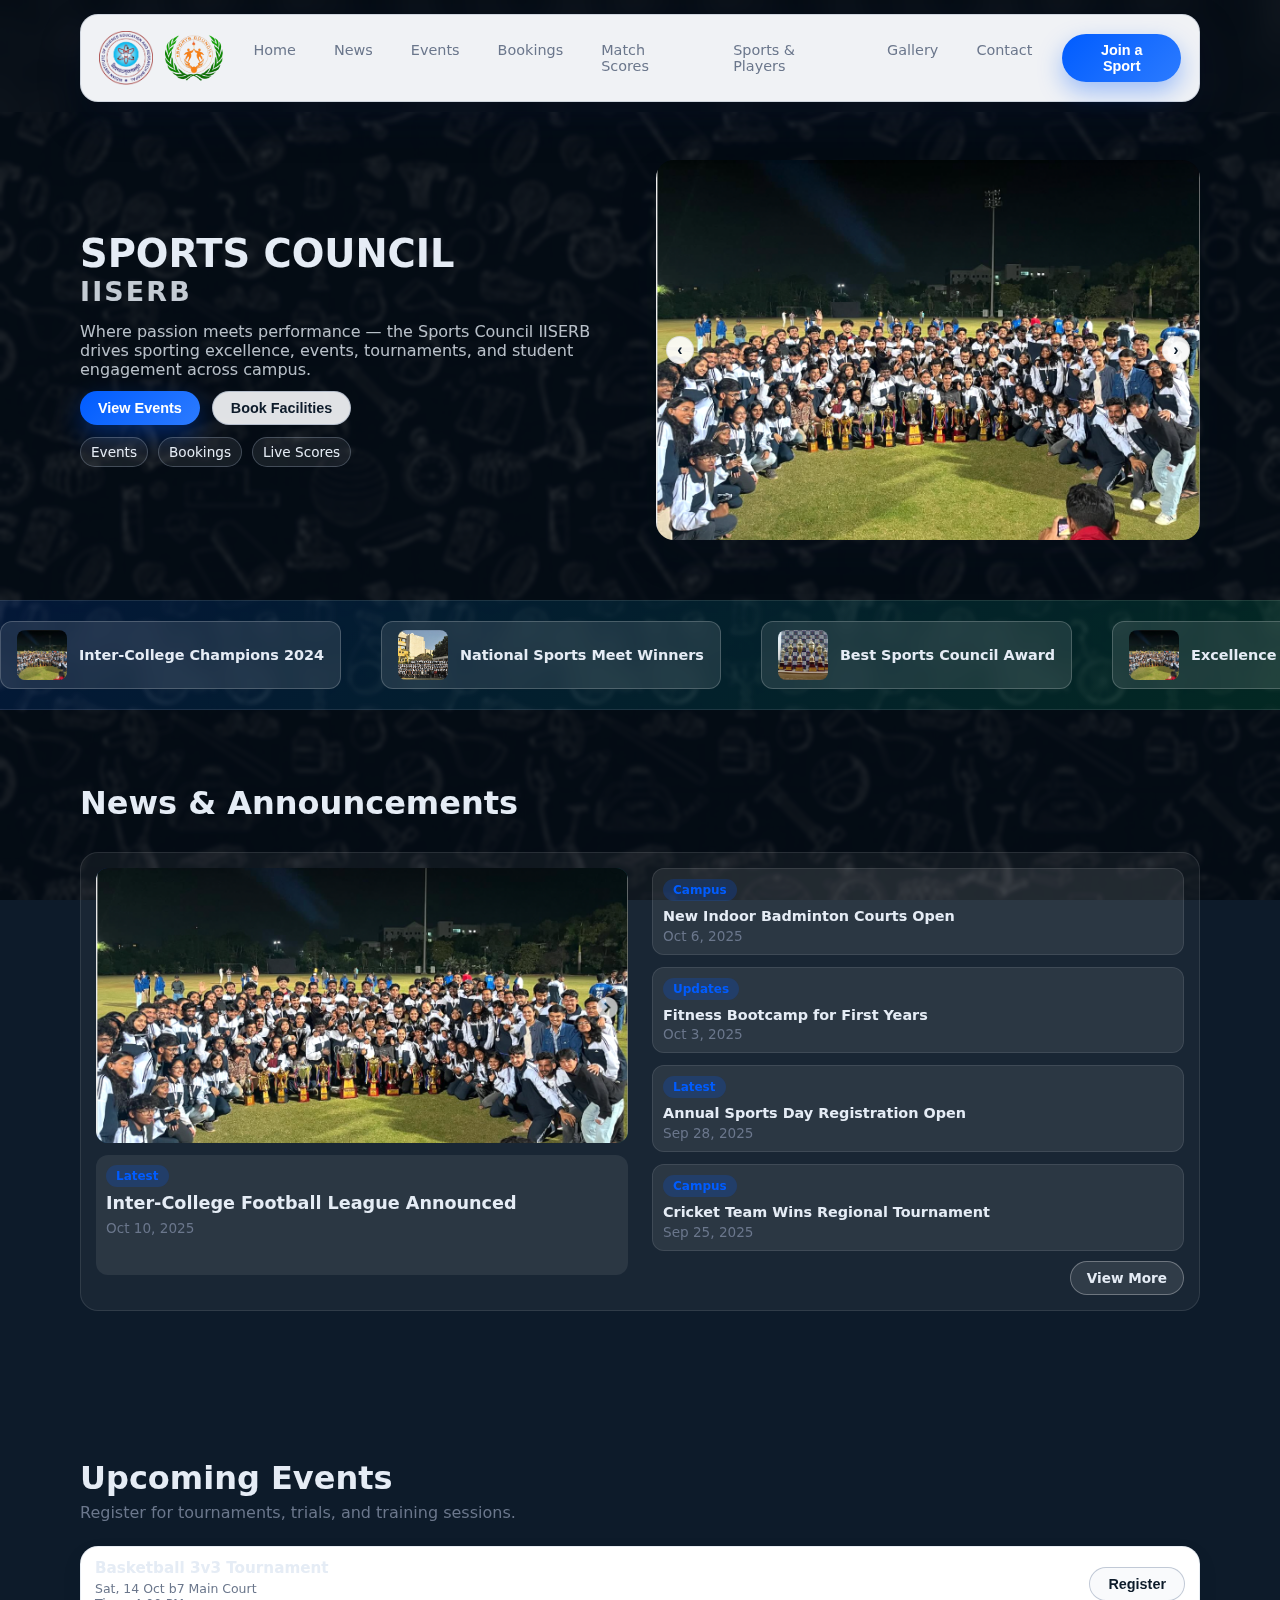
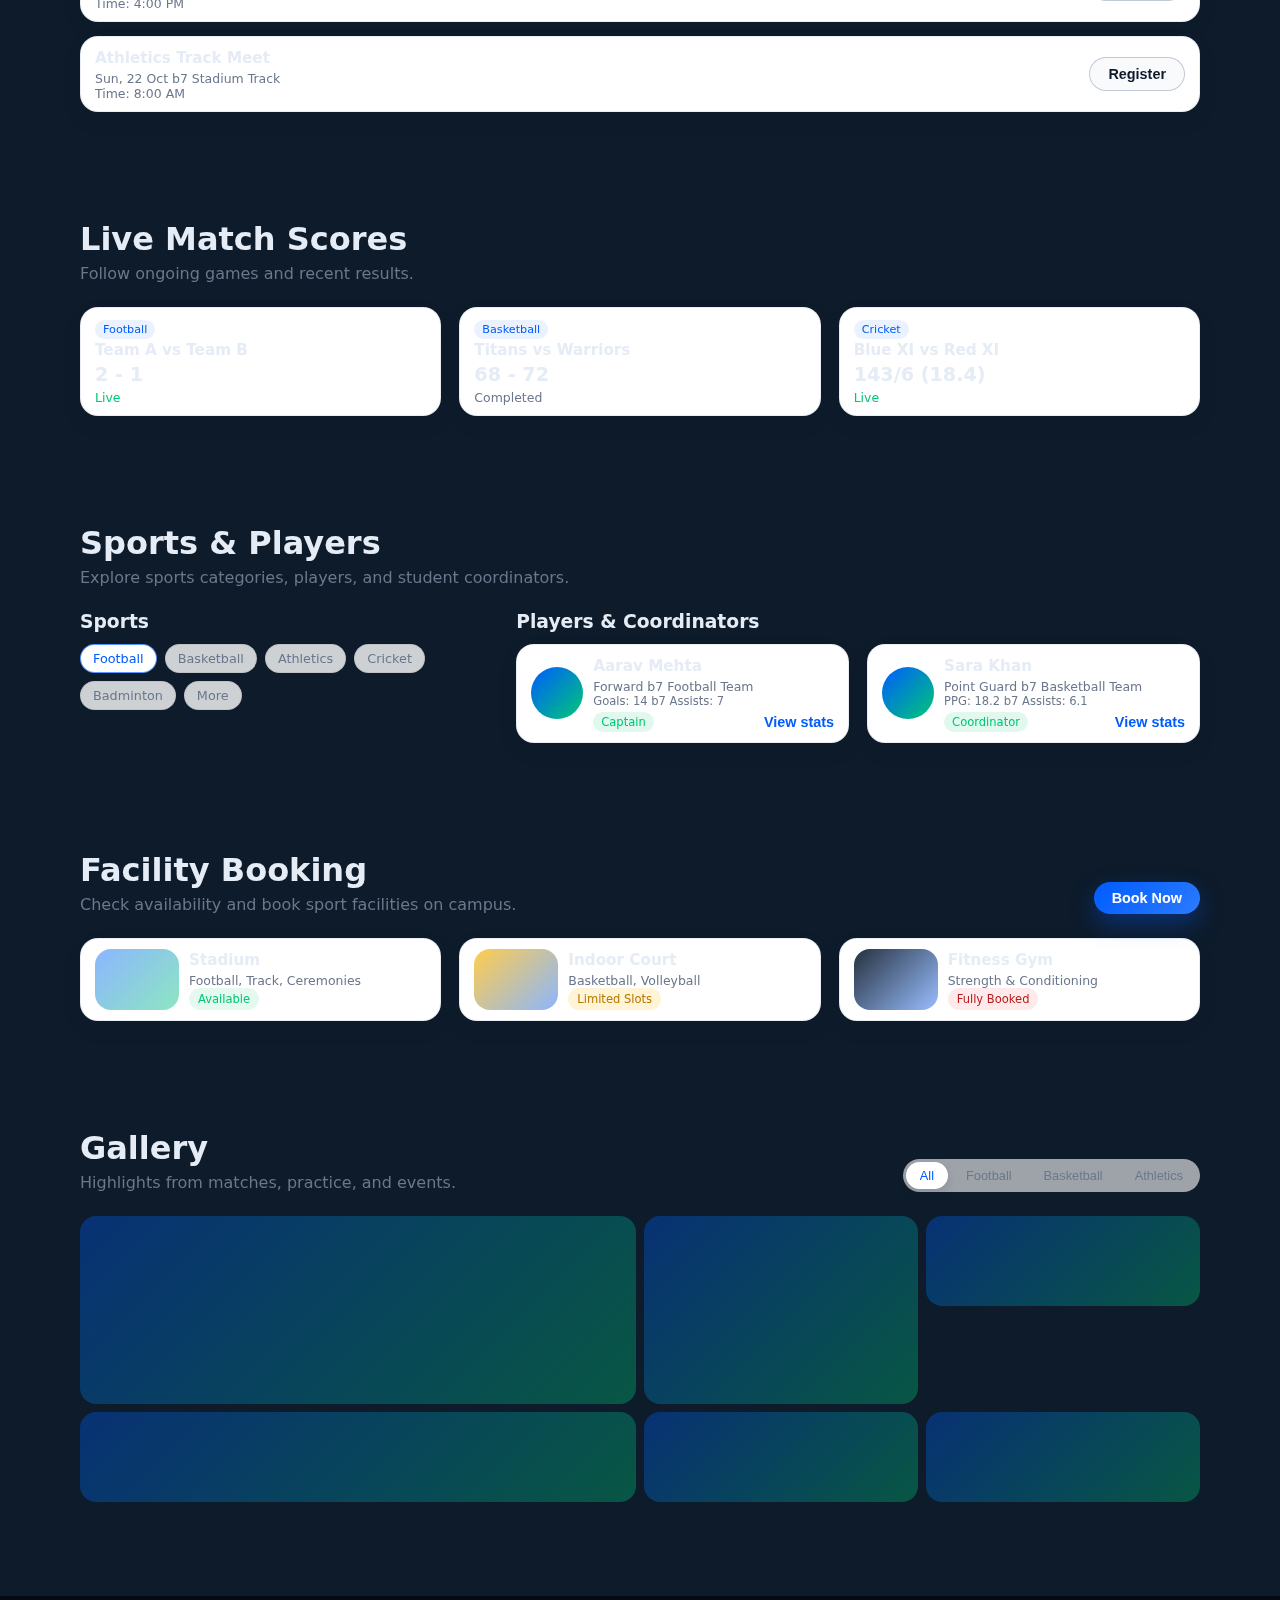
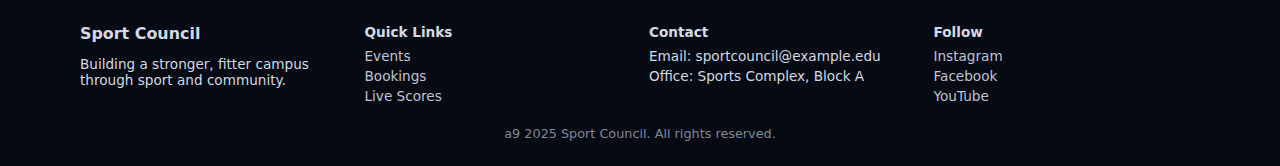
<file: index.html>
<!DOCTYPE html>
<html lang="en">
<head>
  <meta charset="UTF-8" />
  <meta name="viewport" content="width=device-width, initial-scale=1.0" />
  <title>Sport Council</title>
  <link rel="stylesheet" href="styles.css" />
</head>
<body>
  <!-- Sticky Navigation -->
  <header class="sc-header">
    <div class="container sc-nav">
      <div class="sc-logo">
        <img src="IISER Bhopal New Logo_1.png" alt="IISER Bhopal" class="logo-iiser">
        <img src="sports1.png" alt="Sports Council" class="logo-sports">
      </div>
      <nav class="sc-nav-links">
        <a href="#hero">Home</a>
        <a href="news.html">News</a>
        <a href="events.html">Events</a>
        <a href="#bookings">Bookings</a>
        <a href="#scores">Match Scores</a>
        <a href="#sports">Sports & Players</a>
        <a href="gallery.html">Gallery</a>
        <a href="#contact">Contact</a>
      </nav>
      <button class="btn btn-primary">Join a Sport</button>
    </div>
  </header>

  <main>
    <!-- Hero Section -->
    <section id="hero" class="hero" data-section="hero">
      <div class="container hero-grid">
        <div class="hero-content">
          <h1>SPORTS COUNCIL <br> IISERB</h1>
          <p>Where passion meets performance — the Sports Council IISERB drives sporting excellence, events, tournaments, and student engagement across campus.</p>
          <div class="hero-actions">
            <button class="btn btn-primary">View Events</button>
            <button class="btn btn-outline">Book Facilities</button>
          </div>
        </div>
       <div class="hero-media" id="heroSlider">
                <div class="hero-photo hero-photo-1"></div>
                <div class="hero-photo hero-photo-2"></div>
                <div class="hero-photo hero-photo-3"></div>
                </div>
      </div>
    </section>


    
    <!-- Achievement Ribbon -->
    <div class="achievement-ribbon">
      <div class="ribbon-track">
        <div class="ribbon-item">
          <img src="hero1.png" alt="Achievement 1">
          <span>Inter-College Champions 2024</span>
        </div>
        <div class="ribbon-item">
          <img src="hero2.png" alt="Achievement 2">
          <span>National Sports Meet Winners</span>
        </div>
        <div class="ribbon-item">
          <img src="hero3.png" alt="Achievement 3">
          <span>Best Sports Council Award</span>
        </div>
        <div class="ribbon-item">
          <img src="hero1.png" alt="Achievement 4">
          <span>Excellence in Athletics</span>
        </div>
        <div class="ribbon-item">
          <img src="hero2.png" alt="Achievement 5">
          <span>Tournament Champions</span>
        </div>
        <div class="ribbon-item">
          <img src="hero3.png" alt="Achievement 6">
          <span>Outstanding Performance 2024</span>
        </div>
      
        <div class="ribbon-item">
          <img src="hero1.png" alt="Achievement 1">
          <span>Inter-College Champions 2024</span>
        </div>
        <div class="ribbon-item">
          <img src="hero2.png" alt="Achievement 2">
          <span>National Sports Meet Winners</span>
        </div>
        <div class="ribbon-item">
          <img src="hero3.png" alt="Achievement 3">
          <span>Best Sports Council Award</span>
        </div>
        <div class="ribbon-item">
          <img src="hero1.png" alt="Achievement 4">
          <span>Excellence in Athletics</span>
        </div>
        <div class="ribbon-item">
          <img src="hero2.png" alt="Achievement 5">
          <span>Tournament Champions</span>
        </div>
        <div class="ribbon-item">
          <img src="hero3.png" alt="Achievement 6">
          <span>Outstanding Performance 2024</span>
        </div>
      </div>
    </div>
<!-- News & Announcements -->
    <section id="news" class="section" data-section="news">
      <div class="container">
        <div class="section-header">
          <h2>News & Announcements</h2>
        </div>
        <div class="news-container">
          <!-- Left: Featured News -->
          <div class="news-featured">
            <div class="news-featured-image">
              <img src="hero1.png" alt="Featured News">
            </div>
            <div class="news-featured-text">
              <span class="news-tag">Latest</span>
              <h3>Inter-College Football League Announced</h3>
              <p class="news-date">Oct 10, 2025</p>
            </div>
          </div>
          
          <!-- Right: News List -->
          <div class="news-list-container">
            <ul class="news-list">
              <li class="news-list-item">
                <span class="news-tag">Campus</span>
                <h4>New Indoor Badminton Courts Open</h4>
                <p class="news-date">Oct 6, 2025</p>
              </li>
              <li class="news-list-item">
                <span class="news-tag">Updates</span>
                <h4>Fitness Bootcamp for First Years</h4>
                <p class="news-date">Oct 3, 2025</p>
              </li>
              <li class="news-list-item">
                <span class="news-tag">Latest</span>
                <h4>Annual Sports Day Registration Open</h4>
                <p class="news-date">Sep 28, 2025</p>
              </li>
              <li class="news-list-item">
                <span class="news-tag">Campus</span>
                <h4>Cricket Team Wins Regional Tournament</h4>
                <p class="news-date">Sep 25, 2025</p>
              </li>
            </ul>
            <a href="news.html" class="btn-view-more">View More</a>
          </div>
        </div>
      </div>
    </section>

    <!-- Upcoming Events -->
    <section id="events" class="section section-alt" data-section="events">
      <div class="container section-header">
        <div>
          <h2>Upcoming Events</h2>
          <p>Register for tournaments, trials, and training sessions.</p>
        </div>
      </div>
      <div class="container card-list" data-collection="events_list">
        <article class="card event-card" data-item-id="event-1">
          <div class="card-body">
            <h3 class="card-title">Basketball 3v3 Tournament</h3>
            <p class="card-meta">Sat, 14 Oct  b7 Main Court</p>
            <p class="card-meta">Time: 4:00 PM</p>
          </div>
          <button class="btn btn-outline">Register</button>
        </article>
        <article class="card event-card" data-item-id="event-2">
          <div class="card-body">
            <h3 class="card-title">Athletics Track Meet</h3>
            <p class="card-meta">Sun, 22 Oct  b7 Stadium Track</p>
            <p class="card-meta">Time: 8:00 AM</p>
          </div>
          <button class="btn btn-outline">Register</button>
        </article>
      </div>
    </section>

    <!-- Live Match Scores -->
    <section id="scores" class="section" data-section="scores">
      <div class="container section-header">
        <div>
          <h2>Live Match Scores</h2>
          <p>Follow ongoing games and recent results.</p>
        </div>
      </div>
      <div class="container card-grid scores-grid" data-collection="scores_list">
        <article class="card score-card" data-item-id="score-1">
          <div class="card-body">
            <span class="card-tag">Football</span>
            <h3 class="card-title">Team A vs Team B</h3>
            <p class="score-value">2 - 1</p>
            <p class="card-meta status-live">Live</p>
          </div>
        </article>
        <article class="card score-card" data-item-id="score-2">
          <div class="card-body">
            <span class="card-tag">Basketball</span>
            <h3 class="card-title">Titans vs Warriors</h3>
            <p class="score-value">68 - 72</p>
            <p class="card-meta status-completed">Completed</p>
          </div>
        </article>
        <article class="card score-card" data-item-id="score-3">
          <div class="card-body">
            <span class="card-tag">Cricket</span>
            <h3 class="card-title">Blue XI vs Red XI</h3>
            <p class="score-value">143/6 (18.4)</p>
            <p class="card-meta status-live">Live</p>
          </div>
        </article>
      </div>
    </section>

    <!-- Sports Info + Players Directory -->
    <section id="sports" class="section section-alt" data-section="sports_players">
      <div class="container section-header">
        <div>
          <h2>Sports & Players</h2>
          <p>Explore sports categories, players, and student coordinators.</p>
        </div>
      </div>
      <div class="container sports-layout">
        <div class="sports-categories" data-collection="sports_categories">
          <h3 class="subheading">Sports</h3>
          <ul class="chip-list">
            <li class="chip chip-active" data-sport="football">Football</li>
            <li class="chip" data-sport="basketball">Basketball</li>
            <li class="chip" data-sport="athletics">Athletics</li>
            <li class="chip" data-sport="cricket">Cricket</li>
            <li class="chip" data-sport="badminton">Badminton</li>
            <li class="chip" data-sport="more">More</li>
          </ul>
        </div>
        <div class="players-directory" data-collection="players_list">
          <h3 class="subheading">Players & Coordinators</h3>
          <div class="card-grid players-grid">
            <article class="card profile-card" data-player-id="player-1">
              <div class="avatar"></div>
              <div class="card-body">
                <h3 class="card-title">Aarav Mehta</h3>
                <p class="card-meta">Forward  b7 Football Team</p>
                <p class="card-meta small">Goals: 14  b7 Assists: 7</p>
                <div class="profile-tags">
                  <span class="tag-coordinator">Captain</span>
                  <button class="link-button">View stats</button>
                </div>
              </div>
            </article>
            <article class="card profile-card" data-player-id="player-2">
              <div class="avatar"></div>
              <div class="card-body">
                <h3 class="card-title">Sara Khan</h3>
                <p class="card-meta">Point Guard  b7 Basketball Team</p>
                <p class="card-meta small">PPG: 18.2  b7 Assists: 6.1</p>
                <div class="profile-tags">
                  <span class="tag-coordinator">Coordinator</span>
                  <button class="link-button">View stats</button>
                </div>
              </div>
            </article>
          </div>
        </div>
      </div>
    </section>

    <!-- Facility Booking -->
    <section id="bookings" class="section" data-section="facilities">
      <div class="container section-header">
        <div>
          <h2>Facility Booking</h2>
          <p>Check availability and book sport facilities on campus.</p>
        </div>
        <button class="btn btn-primary">Book Now</button>
      </div>
      <div class="container card-grid facilities-grid" data-collection="facilities_list">
        <article class="card facility-card" data-facility-id="stadium">
          <div class="facility-thumb facility-stadium"></div>
          <div class="card-body">
            <h3 class="card-title">Stadium</h3>
            <p class="card-meta">Football, Track, Ceremonies</p>
            <span class="availability available">Available</span>
          </div>
        </article>
        <article class="card facility-card" data-facility-id="court">
          <div class="facility-thumb facility-court"></div>
          <div class="card-body">
            <h3 class="card-title">Indoor Court</h3>
            <p class="card-meta">Basketball, Volleyball</p>
            <span class="availability limited">Limited Slots</span>
          </div>
        </article>
        <article class="card facility-card" data-facility-id="gym">
          <div class="facility-thumb facility-gym"></div>
          <div class="card-body">
            <h3 class="card-title">Fitness Gym</h3>
            <p class="card-meta">Strength & Conditioning</p>
            <span class="availability full">Fully Booked</span>
          </div>
        </article>
      </div>
    </section>

    <!-- Gallery -->
    <section id="gallery" class="section section-alt" data-section="gallery">
      <div class="container section-header">
        <div>
          <h2>Gallery</h2>
          <p>Highlights from matches, practice, and events.</p>
        </div>
        <div class="pill-filters" data-filter-group="gallery_filters">
          <button class="pill pill-active" data-filter="all">All</button>
          <button class="pill" data-filter="football">Football</button>
          <button class="pill" data-filter="basketball">Basketball</button>
          <button class="pill" data-filter="athletics">Athletics</button>
        </div>
      </div>
      <div class="container gallery-grid" data-collection="gallery_items">
        <div class="gallery-item large" data-item-id="g1"></div>
        <div class="gallery-item tall" data-item-id="g2"></div>
        <div class="gallery-item" data-item-id="g3"></div>
        <div class="gallery-item wide" data-item-id="g4"></div>
        <div class="gallery-item" data-item-id="g5"></div>
        <div class="gallery-item" data-item-id="g6"></div>
      </div>
    </section>
  </main>

  <!-- Footer -->
  <footer id="contact" class="footer" data-section="footer">
    <div class="container footer-grid">
      <div>
        <h3>Sport Council</h3>
        <p>Building a stronger, fitter campus through sport and community.</p>
      </div>
      <div>
        <h4>Quick Links</h4>
        <ul>
          <li><a href="events.html">Events</a></li>
          <li><a href="#bookings">Bookings</a></li>
          <li><a href="#scores">Live Scores</a></li>
        </ul>
      </div>
      <div>
        <h4>Contact</h4>
        <ul>
          <li>Email: sportcouncil@example.edu</li>
          <li>Office: Sports Complex, Block A</li>
        </ul>
      </div>
      <div>
        <h4>Follow</h4>
        <ul class="socials">
          <li><a href="#">Instagram</a></li>
          <li><a href="#">Facebook</a></li>
          <li><a href="#">YouTube</a></li>
        </ul>
      </div>
    </div>
    <div class="footer-bottom">
      <p> a9 <span data-binding="year">2025</span> Sport Council. All rights reserved.</p>
    </div>
  </footer>
  <script src="hero.js"></script>
</body>
</html>
</file>
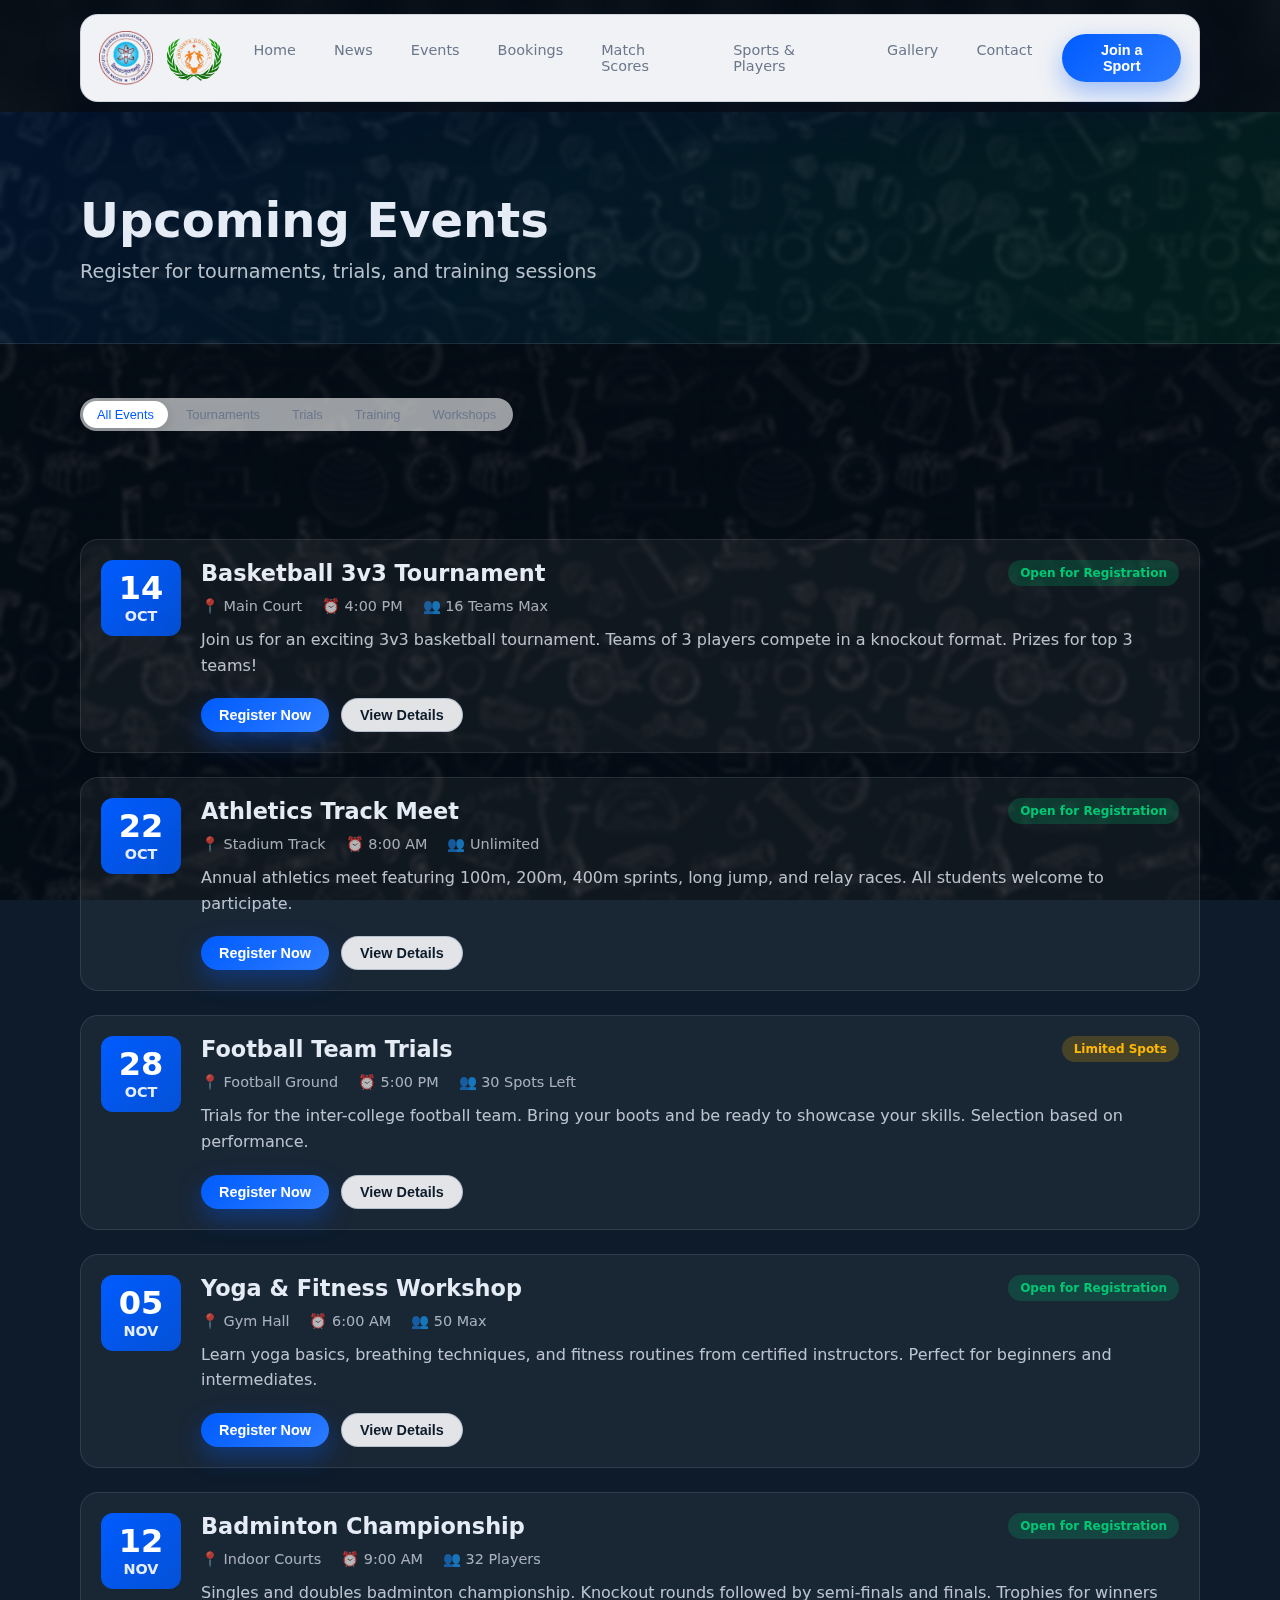
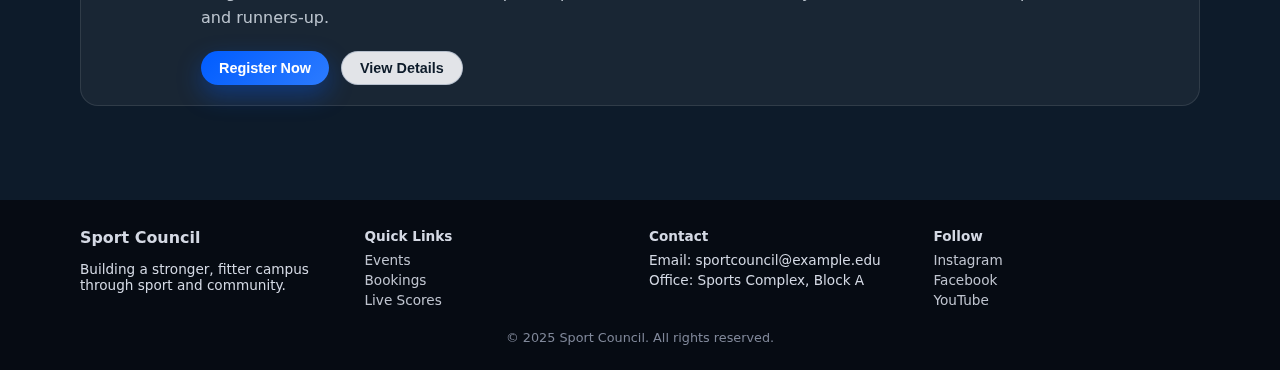
<file: events.html>
<!DOCTYPE html>
<html lang="en">
<head>
  <meta charset="UTF-8" />
  <meta name="viewport" content="width=device-width, initial-scale=1.0" />
  <title>Upcoming Events - Sports Council</title>
  <link rel="stylesheet" href="styles.css" />
</head>
<body>
  <!-- Sticky Navigation -->
  <header class="sc-header">
    <div class="container sc-nav">
      <div class="sc-logo">
        <img src="IISER Bhopal New Logo_1.png" alt="IISER Bhopal" class="logo-iiser">
        <img src="sports.png" alt="Sports Council" class="logo-sports">
      </div>
      <nav class="sc-nav-links">
        <a href="index.html">Home</a>
        <a href="news.html">News</a>
        <a href="events.html">Events</a>
        <a href="bookings.html">Bookings</a>
        <a href="scores.html">Match Scores</a>
        <a href="#sports">Sports & Players</a>
        <a href="gallery.html">Gallery</a>
        <a href="#contact">Contact</a>
      </nav>
      <button class="btn btn-primary">Join a Sport</button>
    </div>
  </header>

  <main>
    <!-- Page Header -->
    <section class="page-hero">
      <div class="container">
        <h1>Upcoming Events</h1>
        <p>Register for tournaments, trials, and training sessions</p>
      </div>
    </section>

    <!-- Event Filters -->
    <section class="section">
      <div class="container">
        <div class="pill-filters">
          <button class="pill pill-active" data-filter="all">All Events</button>
          <button class="pill" data-filter="tournaments">Tournaments</button>
          <button class="pill" data-filter="trials">Trials</button>
          <button class="pill" data-filter="training">Training</button>
          <button class="pill" data-filter="workshops">Workshops</button>
        </div>
      </div>
    </section>

    <!-- Events List -->
    <section class="section">
      <div class="container">
        <div class="events-list">
          <!-- Event Card -->
          <article class="event-card-detailed">
            <div class="event-date-badge">
              <span class="event-day">14</span>
              <span class="event-month">Oct</span>
            </div>
            <div class="event-details">
              <div class="event-header">
                <h3>Basketball 3v3 Tournament</h3>
                <span class="event-status status-open">Open for Registration</span>
              </div>
              <div class="event-meta">
                <span>📍 Main Court</span>
                <span>⏰ 4:00 PM</span>
                <span>👥 16 Teams Max</span>
              </div>
              <p class="event-description">Join us for an exciting 3v3 basketball tournament. Teams of 3 players compete in a knockout format. Prizes for top 3 teams!</p>
              <div class="event-actions">
                <button class="btn btn-primary">Register Now</button>
                <button class="btn btn-outline">View Details</button>
              </div>
            </div>
          </article>

          <article class="event-card-detailed">
            <div class="event-date-badge">
              <span class="event-day">22</span>
              <span class="event-month">Oct</span>
            </div>
            <div class="event-details">
              <div class="event-header">
                <h3>Athletics Track Meet</h3>
                <span class="event-status status-open">Open for Registration</span>
              </div>
              <div class="event-meta">
                <span>📍 Stadium Track</span>
                <span>⏰ 8:00 AM</span>
                <span>👥 Unlimited</span>
              </div>
              <p class="event-description">Annual athletics meet featuring 100m, 200m, 400m sprints, long jump, and relay races. All students welcome to participate.</p>
              <div class="event-actions">
                <button class="btn btn-primary">Register Now</button>
                <button class="btn btn-outline">View Details</button>
              </div>
            </div>
          </article>

          <article class="event-card-detailed">
            <div class="event-date-badge">
              <span class="event-day">28</span>
              <span class="event-month">Oct</span>
            </div>
            <div class="event-details">
              <div class="event-header">
                <h3>Football Team Trials</h3>
                <span class="event-status status-limited">Limited Spots</span>
              </div>
              <div class="event-meta">
                <span>📍 Football Ground</span>
                <span>⏰ 5:00 PM</span>
                <span>👥 30 Spots Left</span>
              </div>
              <p class="event-description">Trials for the inter-college football team. Bring your boots and be ready to showcase your skills. Selection based on performance.</p>
              <div class="event-actions">
                <button class="btn btn-primary">Register Now</button>
                <button class="btn btn-outline">View Details</button>
              </div>
            </div>
          </article>

          <article class="event-card-detailed">
            <div class="event-date-badge">
              <span class="event-day">05</span>
              <span class="event-month">Nov</span>
            </div>
            <div class="event-details">
              <div class="event-header">
                <h3>Yoga & Fitness Workshop</h3>
                <span class="event-status status-open">Open for Registration</span>
              </div>
              <div class="event-meta">
                <span>📍 Gym Hall</span>
                <span>⏰ 6:00 AM</span>
                <span>👥 50 Max</span>
              </div>
              <p class="event-description">Learn yoga basics, breathing techniques, and fitness routines from certified instructors. Perfect for beginners and intermediates.</p>
              <div class="event-actions">
                <button class="btn btn-primary">Register Now</button>
                <button class="btn btn-outline">View Details</button>
              </div>
            </div>
          </article>

          <article class="event-card-detailed">
            <div class="event-date-badge">
              <span class="event-day">12</span>
              <span class="event-month">Nov</span>
            </div>
            <div class="event-details">
              <div class="event-header">
                <h3>Badminton Championship</h3>
                <span class="event-status status-open">Open for Registration</span>
              </div>
              <div class="event-meta">
                <span>📍 Indoor Courts</span>
                <span>⏰ 9:00 AM</span>
                <span>👥 32 Players</span>
              </div>
              <p class="event-description">Singles and doubles badminton championship. Knockout rounds followed by semi-finals and finals. Trophies for winners and runners-up.</p>
              <div class="event-actions">
                <button class="btn btn-primary">Register Now</button>
                <button class="btn btn-outline">View Details</button>
              </div>
            </div>
          </article>
        </div>
      </div>
    </section>
  </main>

  <!-- Footer -->
  <footer id="contact" class="footer">
    <div class="container footer-grid">
      <div>
        <h3>Sport Council</h3>
        <p>Building a stronger, fitter campus through sport and community.</p>
      </div>
      <div>
        <h4>Quick Links</h4>
        <ul>
          <li><a href="events.html">Events</a></li>
          <li><a href="bookings.html">Bookings</a></li>
          <li><a href="scores.html">Live Scores</a></li>
        </ul>
      </div>
      <div>
        <h4>Contact</h4>
        <ul>
          <li>Email: sportcouncil@example.edu</li>
          <li>Office: Sports Complex, Block A</li>
        </ul>
      </div>
      <div>
        <h4>Follow</h4>
        <ul class="socials">
          <li><a href="#">Instagram</a></li>
          <li><a href="#">Facebook</a></li>
          <li><a href="#">YouTube</a></li>
        </ul>
      </div>
    </div>
    <div class="footer-bottom">
      <p>© 2025 Sport Council. All rights reserved.</p>
    </div>
  </footer>
</body>
</html>
</file>
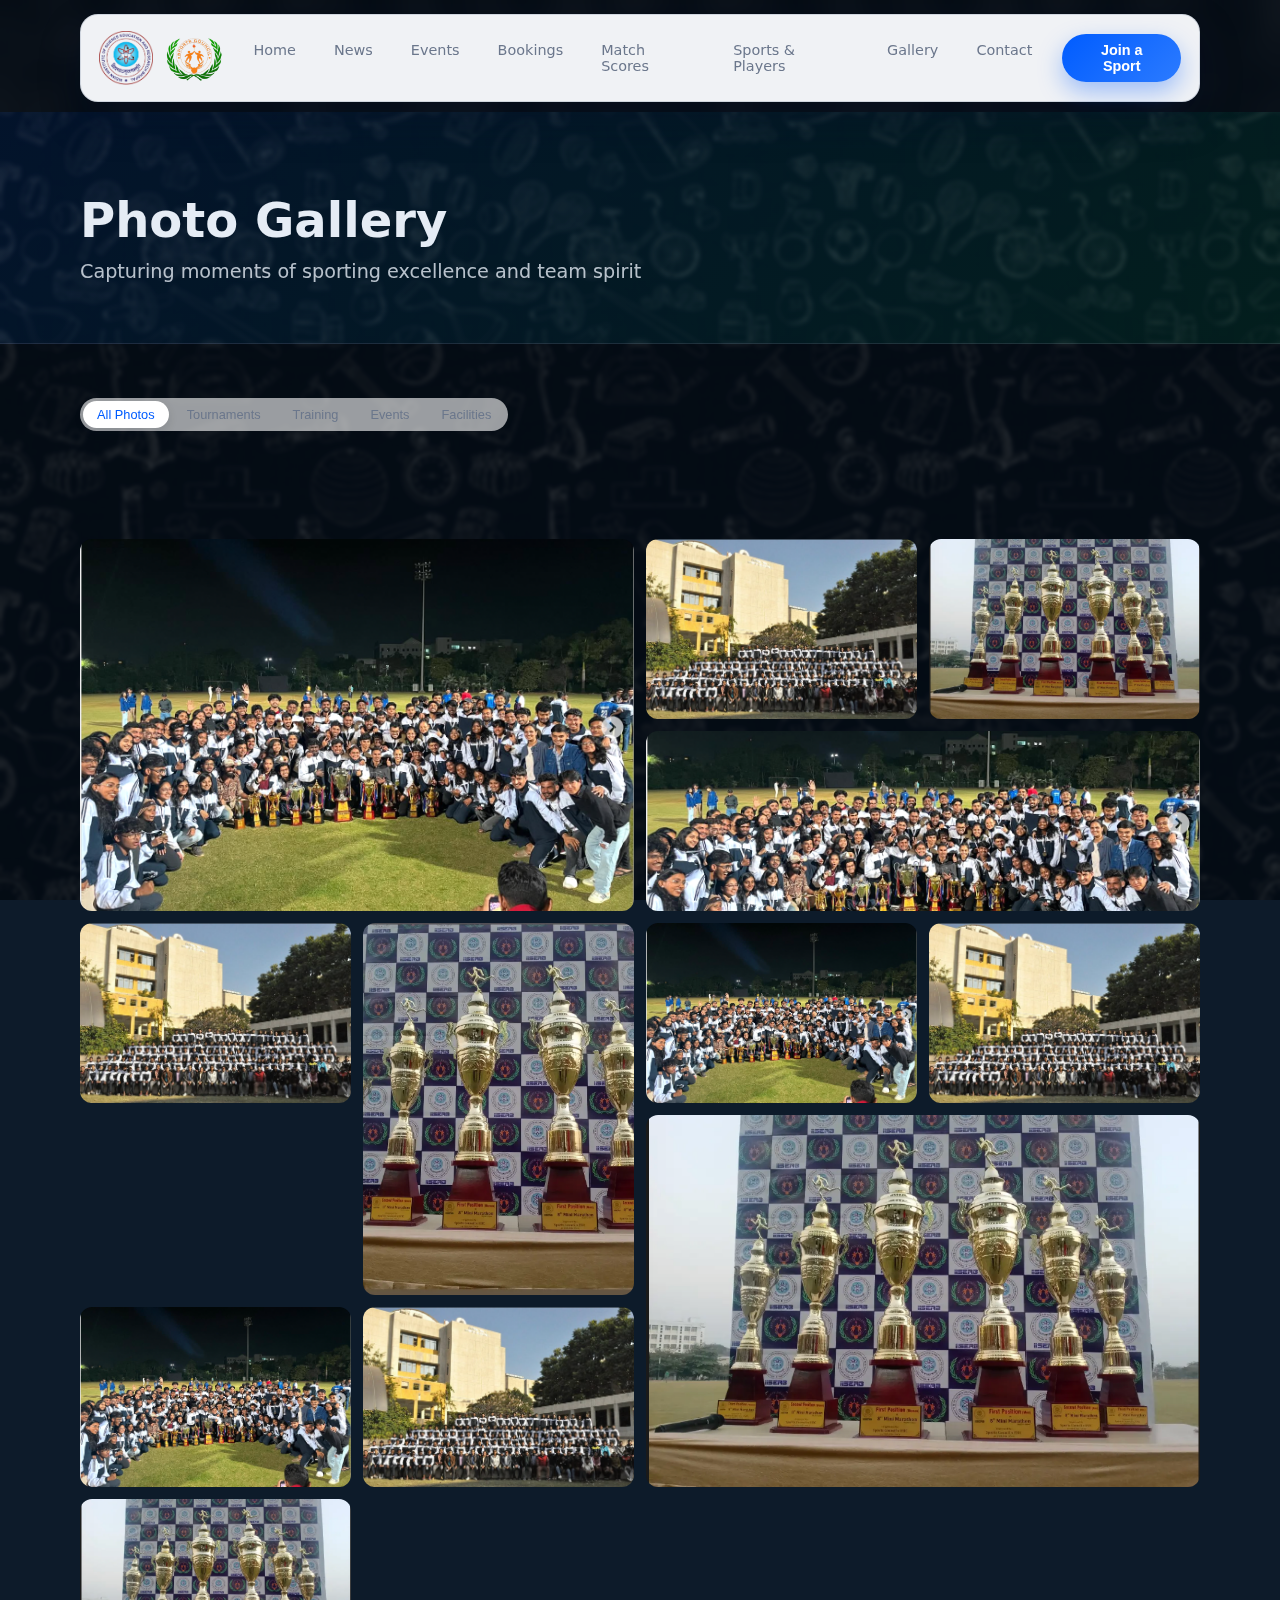
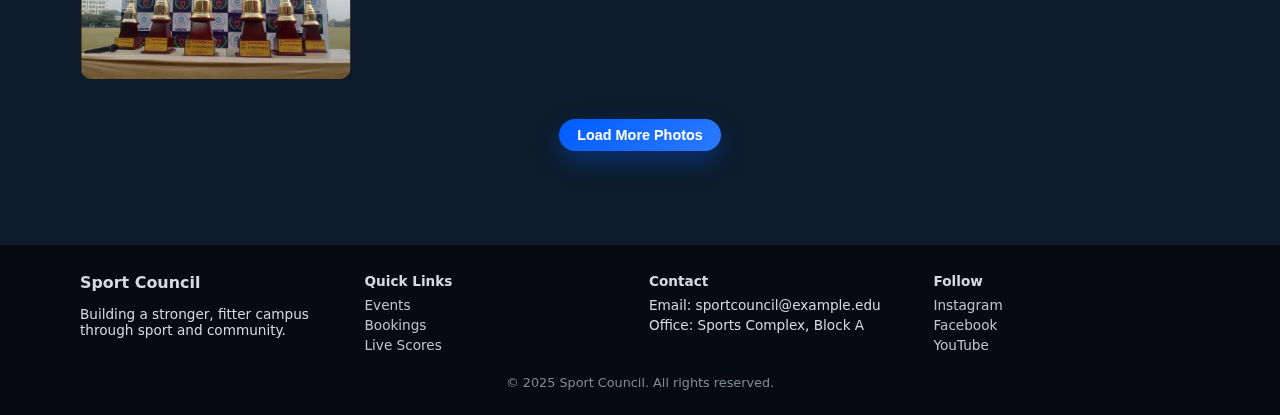
<file: gallery.html>
<!DOCTYPE html>
<html lang="en">
<head>
  <meta charset="UTF-8" />
  <meta name="viewport" content="width=device-width, initial-scale=1.0" />
  <title>Gallery - Sports Council</title>
  <link rel="stylesheet" href="styles.css" />
</head>
<body>
  <!-- Sticky Navigation -->
  <header class="sc-header">
    <div class="container sc-nav">
      <div class="sc-logo">
        <img src="IISER Bhopal New Logo_1.png" alt="IISER Bhopal" class="logo-iiser">
        <img src="sports.png" alt="Sports Council" class="logo-sports">
      </div>
      <nav class="sc-nav-links">
        <a href="index.html">Home</a>
        <a href="news.html">News</a>
        <a href="events.html">Events</a>
        <a href="bookings.html">Bookings</a>
        <a href="scores.html">Match Scores</a>
        <a href="#sports">Sports & Players</a>
        <a href="gallery.html">Gallery</a>
        <a href="#contact">Contact</a>
      </nav>
      <button class="btn btn-primary">Join a Sport</button>
    </div>
  </header>

  <main>
    <!-- Page Header -->
    <section class="page-hero">
      <div class="container">
        <h1>Photo Gallery</h1>
        <p>Capturing moments of sporting excellence and team spirit</p>
      </div>
    </section>

    <!-- Gallery Filters -->
    <section class="section">
      <div class="container">
        <div class="pill-filters">
          <button class="pill pill-active" data-filter="all">All Photos</button>
          <button class="pill" data-filter="tournaments">Tournaments</button>
          <button class="pill" data-filter="training">Training</button>
          <button class="pill" data-filter="events">Events</button>
          <button class="pill" data-filter="facilities">Facilities</button>
        </div>
      </div>
    </section>

    <!-- Gallery Grid -->
    <section class="section">
      <div class="container">
        <div class="gallery-grid-full">
          <div class="gallery-item-full large" style="background-image: url('hero1.png')">
            <div class="gallery-overlay">
              <h3>Inter-College Football Finals</h3>
              <p>March 2025</p>
            </div>
          </div>
          <div class="gallery-item-full" style="background-image: url('hero2.png')">
            <div class="gallery-overlay">
              <h3>Basketball Tournament</h3>
              <p>February 2025</p>
            </div>
          </div>
          <div class="gallery-item-full" style="background-image: url('hero3.png')">
            <div class="gallery-overlay">
              <h3>Athletics Meet</h3>
              <p>January 2025</p>
            </div>
          </div>
          <div class="gallery-item-full wide" style="background-image: url('hero1.png')">
            <div class="gallery-overlay">
              <h3>Annual Sports Day</h3>
              <p>December 2024</p>
            </div>
          </div>
          <div class="gallery-item-full" style="background-image: url('hero2.png')">
            <div class="gallery-overlay">
              <h3>Cricket Practice</h3>
              <p>November 2024</p>
            </div>
          </div>
          <div class="gallery-item-full tall" style="background-image: url('hero3.png')">
            <div class="gallery-overlay">
              <h3>Badminton Championship</h3>
              <p>October 2024</p>
            </div>
          </div>
          <div class="gallery-item-full" style="background-image: url('hero1.png')">
            <div class="gallery-overlay">
              <h3>Volleyball Match</h3>
              <p>September 2024</p>
            </div>
          </div>
          <div class="gallery-item-full" style="background-image: url('hero2.png')">
            <div class="gallery-overlay">
              <h3>Table Tennis Tournament</h3>
              <p>August 2024</p>
            </div>
          </div>
          <div class="gallery-item-full large" style="background-image: url('hero3.png')">
            <div class="gallery-overlay">
              <h3>Freshers Welcome</h3>
              <p>July 2024</p>
            </div>
          </div>
          <div class="gallery-item-full" style="background-image: url('hero1.png')">
            <div class="gallery-overlay">
              <h3>Gym Inauguration</h3>
              <p>June 2024</p>
            </div>
          </div>
          <div class="gallery-item-full" style="background-image: url('hero2.png')">
            <div class="gallery-overlay">
              <h3>Swimming Competition</h3>
              <p>May 2024</p>
            </div>
          </div>
          <div class="gallery-item-full" style="background-image: url('hero3.png')">
            <div class="gallery-overlay">
              <h3>Chess Championship</h3>
              <p>April 2024</p>
            </div>
          </div>
        </div>

        <!-- Load More -->
        <div class="text-center" style="margin-top: 40px;">
          <button class="btn btn-primary">Load More Photos</button>
        </div>
      </div>
    </section>
  </main>

  <!-- Footer -->
  <footer id="contact" class="footer">
    <div class="container footer-grid">
      <div>
        <h3>Sport Council</h3>
        <p>Building a stronger, fitter campus through sport and community.</p>
      </div>
      <div>
        <h4>Quick Links</h4>
        <ul>
          <li><a href="events.html">Events</a></li>
          <li><a href="bookings.html">Bookings</a></li>
          <li><a href="scores.html">Live Scores</a></li>
        </ul>
      </div>
      <div>
        <h4>Contact</h4>
        <ul>
          <li>Email: sportcouncil@example.edu</li>
          <li>Office: Sports Complex, Block A</li>
        </ul>
      </div>
      <div>
        <h4>Follow</h4>
        <ul class="socials">
          <li><a href="#">Instagram</a></li>
          <li><a href="#">Facebook</a></li>
          <li><a href="#">YouTube</a></li>
        </ul>
      </div>
    </div>
    <div class="footer-bottom">
      <p>© 2025 Sport Council. All rights reserved.</p>
    </div>
  </footer>
</body>
</html>
</file>
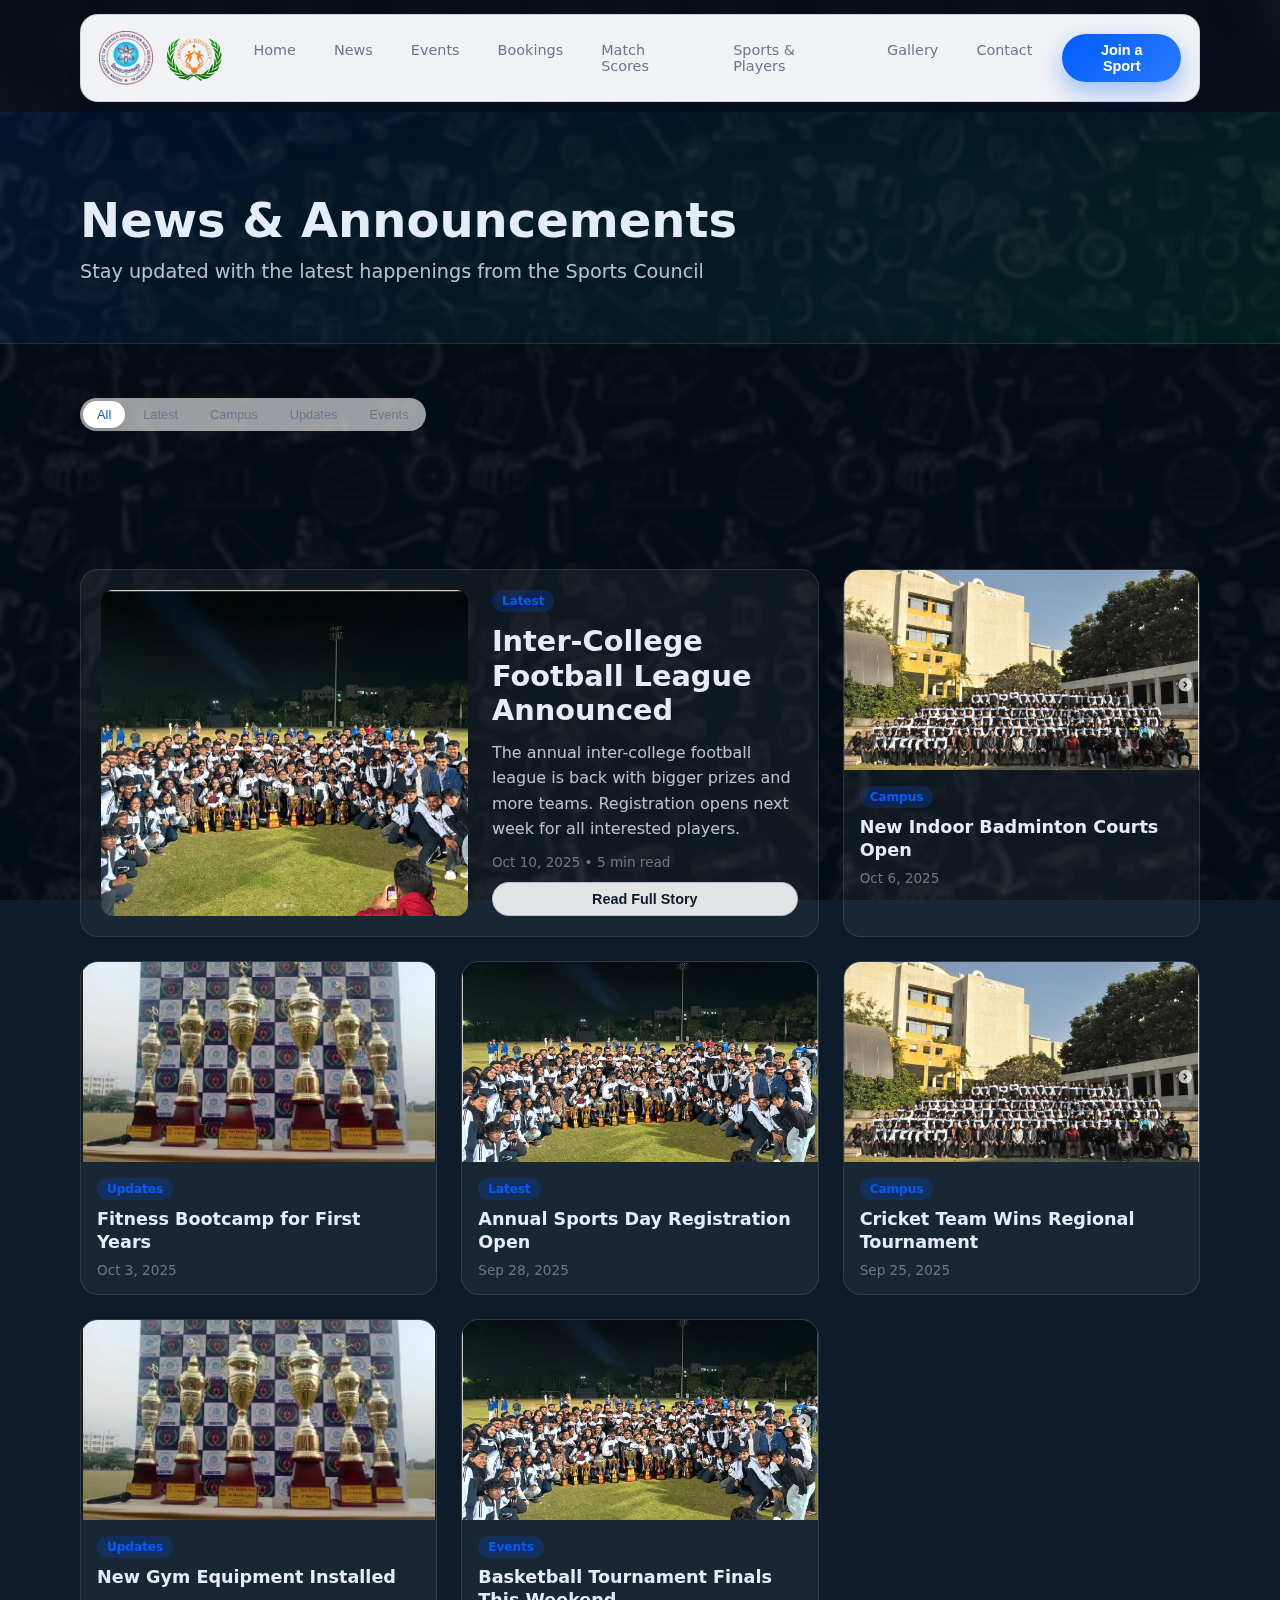
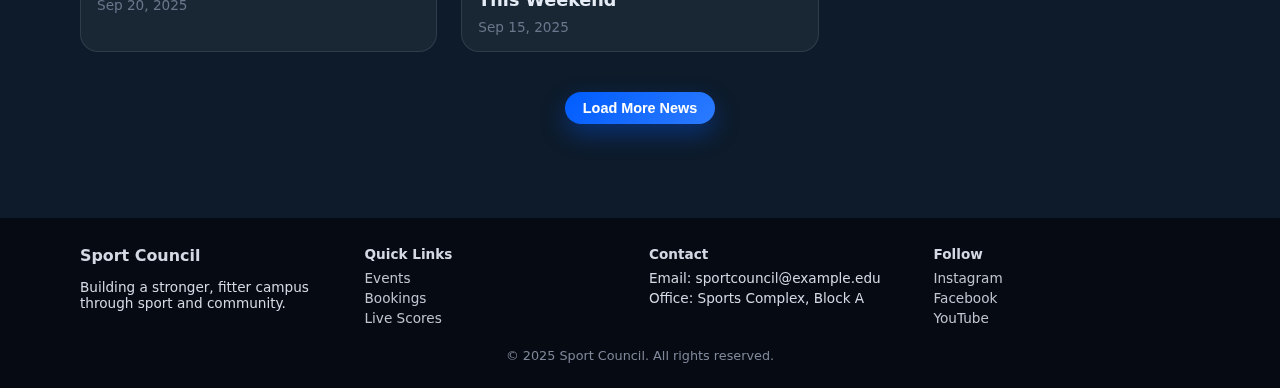
<file: news.html>
<!DOCTYPE html>
<html lang="en">
<head>
  <meta charset="UTF-8" />
  <meta name="viewport" content="width=device-width, initial-scale=1.0" />
  <title>News & Announcements - Sports Council</title>
  <link rel="stylesheet" href="styles.css" />
</head>
<body>
  <!-- Sticky Navigation -->
  <header class="sc-header">
    <div class="container sc-nav">
      <div class="sc-logo">
        <img src="IISER Bhopal New Logo_1.png" alt="IISER Bhopal" class="logo-iiser">
        <img src="sports.png" alt="Sports Council" class="logo-sports">
      </div>
      <nav class="sc-nav-links">
        <a href="index.html">Home</a>
        <a href="news.html">News</a>
        <a href="events.html">Events</a>
        <a href="bookings.html">Bookings</a>
        <a href="scores.html">Match Scores</a>
        <a href="#sports">Sports & Players</a>
        <a href="gallery.html">Gallery</a>
        <a href="#contact">Contact</a>
      </nav>
      <button class="btn btn-primary">Join a Sport</button>
    </div>
  </header>

  <main>
    <!-- Page Header -->
    <section class="page-hero">
      <div class="container">
        <h1>News & Announcements</h1>
        <p>Stay updated with the latest happenings from the Sports Council</p>
      </div>
    </section>

    <!-- Filters -->
    <section class="section">
      <div class="container">
        <div class="pill-filters news-filters">
          <button class="pill pill-active" data-filter="all">All</button>
          <button class="pill" data-filter="latest">Latest</button>
          <button class="pill" data-filter="campus">Campus</button>
          <button class="pill" data-filter="updates">Updates</button>
          <button class="pill" data-filter="events">Events</button>
        </div>
      </div>
    </section>

    <!-- News Grid -->
    <section class="section">
      <div class="container">
        <div class="news-grid">
          <!-- Featured News Card -->
          <article class="news-card-large">
            <div class="news-card-image">
              <img src="hero1.png" alt="Featured News">
            </div>
            <div class="news-card-content">
              <span class="news-tag">Latest</span>
              <h2>Inter-College Football League Announced</h2>
              <p class="news-excerpt">The annual inter-college football league is back with bigger prizes and more teams. Registration opens next week for all interested players.</p>
              <p class="news-date">Oct 10, 2025 • 5 min read</p>
              <button class="btn btn-outline">Read Full Story</button>
            </div>
          </article>

          <!-- Regular News Cards -->
          <article class="news-card">
            <div class="news-card-thumb">
              <img src="hero2.png" alt="News">
            </div>
            <div class="news-card-body">
              <span class="news-tag">Campus</span>
              <h3>New Indoor Badminton Courts Open</h3>
              <p class="news-date">Oct 6, 2025</p>
            </div>
          </article>

          <article class="news-card">
            <div class="news-card-thumb">
              <img src="hero3.png" alt="News">
            </div>
            <div class="news-card-body">
              <span class="news-tag">Updates</span>
              <h3>Fitness Bootcamp for First Years</h3>
              <p class="news-date">Oct 3, 2025</p>
            </div>
          </article>

          <article class="news-card">
            <div class="news-card-thumb">
              <img src="hero1.png" alt="News">
            </div>
            <div class="news-card-body">
              <span class="news-tag">Latest</span>
              <h3>Annual Sports Day Registration Open</h3>
              <p class="news-date">Sep 28, 2025</p>
            </div>
          </article>

          <article class="news-card">
            <div class="news-card-thumb">
              <img src="hero2.png" alt="News">
            </div>
            <div class="news-card-body">
              <span class="news-tag">Campus</span>
              <h3>Cricket Team Wins Regional Tournament</h3>
              <p class="news-date">Sep 25, 2025</p>
            </div>
          </article>

          <article class="news-card">
            <div class="news-card-thumb">
              <img src="hero3.png" alt="News">
            </div>
            <div class="news-card-body">
              <span class="news-tag">Updates</span>
              <h3>New Gym Equipment Installed</h3>
              <p class="news-date">Sep 20, 2025</p>
            </div>
          </article>

          <article class="news-card">
            <div class="news-card-thumb">
              <img src="hero1.png" alt="News">
            </div>
            <div class="news-card-body">
              <span class="news-tag">Events</span>
              <h3>Basketball Tournament Finals This Weekend</h3>
              <p class="news-date">Sep 15, 2025</p>
            </div>
          </article>
        </div>

        <!-- Load More -->
        <div class="text-center" style="margin-top: 40px;">
          <button class="btn btn-primary">Load More News</button>
        </div>
      </div>
    </section>
  </main>

  <!-- Footer -->
  <footer id="contact" class="footer">
    <div class="container footer-grid">
      <div>
        <h3>Sport Council</h3>
        <p>Building a stronger, fitter campus through sport and community.</p>
      </div>
      <div>
        <h4>Quick Links</h4>
        <ul>
          <li><a href="events.html">Events</a></li>
          <li><a href="bookings.html">Bookings</a></li>
          <li><a href="scores.html">Live Scores</a></li>
        </ul>
      </div>
      <div>
        <h4>Contact</h4>
        <ul>
          <li>Email: sportcouncil@example.edu</li>
          <li>Office: Sports Complex, Block A</li>
        </ul>
      </div>
      <div>
        <h4>Follow</h4>
        <ul class="socials">
          <li><a href="#">Instagram</a></li>
          <li><a href="#">Facebook</a></li>
          <li><a href="#">YouTube</a></li>
        </ul>
      </div>
    </div>
    <div class="footer-bottom">
      <p>© 2025 Sport Council. All rights reserved.</p>
    </div>
  </footer>
</body>
</html>
</file>
<file: styles.css>
:root {
  --sc-primary: #005CFF;
  --sc-secondary: #00C875;
  --sc-accent: #FFB800;
  --sc-dark: #0D1B2A;
  --sc-light: #F5F7FA;
  --sc-border: #E1E5EE;
  --sc-text: #1B2433;
  --sc-muted: #6B778C;
  --radius-lg: 18px;
  --radius-md: 12px;
  --radius-sm: 8px;
  --shadow-soft: 0 18px 40px rgba(15, 23, 42, 0.12);
  --shadow-subtle: 0 8px 20px rgba(15, 23, 42, 0.08);
}

* {
  box-sizing: border-box;
}

body {
  margin: 0;
  font-family: system-ui, -apple-system, BlinkMacSystemFont, "SF Pro Text", sans-serif;
  background: #0D1B2A;
  color: #E5ECF5;
  position: relative;
  overflow-x: hidden;
}

body::before {
  content: "";
  position: fixed;
  inset: 0;
  background-image: url("5eb347ef-df33-4f3e-9372-7306d2e105fc.png");
  background-repeat: repeat;
  background-size: calc(100% / 3) auto;
  opacity: 0.5;
  pointer-events: none;
  z-index: -2;
}

body::after {
  content: "";
  position: fixed;
  inset: 0;
  background: rgba(0, 0, 0, 0.45);
  backdrop-filter: blur(2px);
  pointer-events: none;
  z-index: -1;
}

img {
  max-width: 100%;
  display: block;
}

a {
  color: inherit;
  text-decoration: none;
}

.container {
  width: min(1120px, 100% - 32px);
  margin-inline: auto;
}

/* Header & Nav */

.sc-header {
  position: sticky;
  top: 0;
  z-index: 20;
  padding: 10px 0 4px;
  backdrop-filter: blur(14px);
  background: transparent;
}

.sc-nav {
  display: flex;
  align-items: center;
  justify-content: space-between;
  gap: 20px;
  padding: 10px 18px;
  margin-top: 4px;
  margin-bottom: 6px;
  color: var(--sc-dark);
  border-radius: 18px;
  background: rgba(245, 247, 250, 0.98);
  box-shadow: 0 18px 40px rgba(6, 15, 43, 0.3);
  border: 1px solid rgba(148, 163, 184, 0.35);
}

.sc-logo {
  display: flex;
  align-items: center;
  gap: 12px;
  height: 66px;
}

.sc-logo img {
  display: block;
  height: 50px;
  width: auto;
  max-width: 58px;
  object-fit: contain;
}

.sc-logo .logo-iiser {
  height: 55px;
}

.sc-logo .logo-sports {
  height: 62px;
  object-fit: zoom;
}

.sc-nav-links {
  display: flex;
  gap: 18px;
  font-size: 0.9rem;
}

.sc-nav-links a {
  padding: 6px 10px;
  border-radius: 999px;
  color: var(--sc-muted);
  transition: background 0.18s ease, color 0.18s ease;
}

.sc-nav-links a:hover {
  background: rgba(0, 92, 255, 0.08);
  color: var(--sc-dark);
}

/* Buttons */

.btn {
  border-radius: 999px;
  padding: 8px 18px;
  font-size: 0.9rem;
  border: none;
  cursor: pointer;
  font-weight: 600;
  display: inline-flex;
  align-items: center;
  justify-content: center;
  gap: 6px;
  transition: transform 0.12s ease, box-shadow 0.12s ease, background 0.12s ease, color 0.12s ease;
}

.btn-primary {
  background: linear-gradient(135deg, var(--sc-primary), #2c7bff);
  color: #ffffff;
  box-shadow: 0 10px 25px rgba(0, 92, 255, 0.35);
}

.btn-primary:hover {
  transform: translateY(-1px);
  box-shadow: 0 14px 32px rgba(0, 92, 255, 0.45);
}

.btn-outline {
  border: 1px solid rgba(148, 163, 184, 0.55);
  color: var(--sc-dark);
  background: rgba(248, 250, 252, 0.9);
}

.btn-outline:hover {
  background: rgba(0, 92, 255, 0.08);
}

.link-button {
  background: none;
  border: none;
  padding: 0;
  color: var(--sc-primary);
  font-size: 0.9rem;
  font-weight: 600;
  cursor: pointer;
}

/* Hero */

.hero {
  padding: 48px 0 40px;
}

/* Achievement Ribbon */
.achievement-ribbon {
  width: 100%;
  overflow: hidden;
  background: linear-gradient(135deg, rgba(0, 92, 255, 0.15), rgba(0, 200, 117, 0.15));
  padding: 20px 0;
  margin: 20px 0;
  position: relative;
  border-top: 1px solid rgba(255, 255, 255, 0.1);
  border-bottom: 1px solid rgba(255, 255, 255, 0.1);
}

.ribbon-track {
  display: flex;
  gap: 40px;
  animation: scroll-ribbon 30s linear infinite;
  width: max-content;
}

.ribbon-item {
  display: flex;
  align-items: center;
  gap: 12px;
  padding: 8px 16px;
  background: rgba(255, 255, 255, 0.1);
  border-radius: 12px;
  backdrop-filter: blur(10px);
  border: 1px solid rgba(255, 255, 255, 0.2);
  white-space: nowrap;
}

.ribbon-item img {
  width: 50px;
  height: 50px;
  border-radius: 8px;
  object-fit: cover;
}

.ribbon-item span {
  font-size: 0.9rem;
  font-weight: 600;
  color: #E5ECF5;
}

@keyframes scroll-ribbon {
  0% {
    transform: translateX(0);
  }
  100% {
    transform: translateX(-50%);
  }
}

.achievement-ribbon:hover .ribbon-track {
  animation-play-state: paused;
}

.hero-grid {
  display: grid;
  grid-template-columns: 1fr 1fr; /* 1/2 text, 1/2 images */
  gap: 32px;
  align-items: center;
  position: relative;
  z-index: 1;
}

.hero-content h1 {
  display: block;
  font-size: clamp(1.8rem, 3.2vw, 2.4rem);
  line-height: 1.1;
  margin: 0 0 10px;
  color: #E5ECF5;
  font-weight: 800;
  text-transform: uppercase;
}

.hero-content h1 .hero-sub {
  display: block;
  font-size: 0.7em;
  letter-spacing: 0.08em;
  color: rgba(229, 236, 245, 0.85);
  margin-top: 2px;
}

.hero-content p {
  color: rgba(229, 236, 245, 0.8);
  font-weight: 500;
  margin-bottom: 12px;
}

.hero-actions {
  display: flex;
  flex-wrap: wrap;
  gap: 12px;
}

.hero-media {
  position: relative;
  width: 100%;
  max-width: 100%;
  height: 380px;
  display: flex;
  flex-wrap: nowrap;
  overflow-x: scroll;
  overflow-y: hidden;
  scroll-snap-type: x mandatory;
  scroll-behavior: smooth;
  scrollbar-width: none; /* Firefox */
  -ms-overflow-style: none; /* IE/Edge */
  border-radius: 18px;
  box-shadow: var(--shadow-soft);
  isolation: isolate;
  z-index: 1;
}

.hero-media::-webkit-scrollbar { /* WebKit */
  display: none;
}

.hero-photo {
  flex: 0 0 100%;
  width: 100%;
  min-width: 100%;
  height: 100%;
  background-size: cover;
  background-position: center;
  position: relative;
  overflow: hidden;
  scroll-snap-align: start;
  flex-shrink: 0;
  z-index: 1;
}

.hero-photo::after {
  content: "";
  position: absolute;
  inset: 0;
  background: transparent;
  z-index: 2;
  pointer-events: none;
}

/* Hero slider controls */
.hero-media-wrap { position: relative; overflow: visible; z-index: 1; }
.hero-controls {
  position: absolute;
  inset: 0;
  z-index: 9999;
  pointer-events: none;
  display: flex;
  align-items: center;
  justify-content: space-between;
  padding: 0 10px;
  opacity: 1;
  transition: opacity 0.2s ease;
}
.hero-media-wrap:hover .hero-controls,
.hero-media-wrap:focus-within .hero-controls {
  opacity: 1;
  pointer-events: auto;
}
.hero-control {
  position: absolute; /* absolute within .hero-controls overlay */
  top: 50%;
  transform: translateY(-50%);
  width: 28px;
  height: 28px;
  border-radius: 999px;
  background: rgba(255, 255, 255, 0.9);
  border: 1px solid rgba(0, 0, 0, 0.1);
  color: #0D1B2A;
  font-size: 16px;
  font-weight: bold;
  cursor: pointer;
  display: flex;
  align-items: center;
  justify-content: center;
  transition: all 0.2s ease;
  z-index: 201;
  pointer-events: auto; /* clickable */
}

.hero-control:hover { background: rgba(0, 92, 255, 0.1); }
.hero-control.prev { left: 10px; }
.hero-control.next { right: 10px; }

/* Hero quick links */
.hero-quick-links {
  display: flex;
  gap: 10px;
  flex-wrap: wrap;
  margin-top: 12px;
}

.hero-quick-links a {
  padding: 6px 10px;
  border-radius: 999px;
  border: 1px solid rgba(148, 163, 184, 0.35);
  color: #E5ECF5;
  background: rgba(255, 255, 255, 0.08);
  font-size: 0.85rem;
}

.hero-quick-links a:hover {
  background: rgba(0, 92, 255, 0.12);
  border-color: rgba(0, 92, 255, 0.35);
}

.hero-photo-1 {
  background-image: url("hero1.png");
  background-size: cover;
}

.hero-photo-2 {
  background-image: url("hero2.png");
  background-size: cover;
}

.hero-photo-3 {
  background-image: url("hero3.png");
  background-size: cover;
}

/* Sections */

.section {
  padding: 54px 0;
  position: relative;
  z-index: 1;
  clear: both;
}

.section-header {
  display: flex;
  align-items: flex-end;
  justify-content: space-between;
  gap: 24px;
  margin-bottom: 24px;
  position: relative;
  z-index: 3;
}

.section-header h2 {
  margin: 0 0 6px;
  font-size: 2rem;
  color: #E5ECF5;
}

.section-header p {
  margin: 0;
  color: var(--sc-muted);
}

.subheading {
  margin: 0 0 12px;
}

/* News & Announcements */
.news-container {
  display: grid;
  grid-template-columns: 1fr 1fr;
  gap: 24px;
  background: rgba(255, 255, 255, 0.05);
  border-radius: var(--radius-lg);
  padding: 15px;
  border: 1px solid rgba(255, 255, 255, 0.1);
  min-height: 450px;
  max-height: 500px;
  position: relative;
  z-index: 2;
  margin-bottom: 40px;
  overflow: hidden;
}

.news-featured {
  display: flex;
  flex-direction: column;
  height: 100%;
}

.news-featured-image {
  height: 275px;
  border-radius: var(--radius-md);
  overflow: hidden;
  margin-bottom: 12px;
  background: linear-gradient(135deg, rgba(0, 92, 255, 0.3), rgba(0, 200, 117, 0.3));
}

.news-featured-image img {
  width: 100%;
  height: 100%;
  object-fit: cover;
  object-position: center;
}

.news-featured-text {
  flex: 1;
  display: flex;
  flex-direction: column;
  gap: 6px;
  padding: 10px;
  background: rgba(255, 255, 255, 0.08);
  border-radius: var(--radius-md);
  max-height: 120px;
}

.news-featured-text h3 {
  margin: 0;
  font-size: 1.1rem;
  color: #E5ECF5;
  line-height: 1.2;
}

.news-tag {
  display: inline-block;
  padding: 4px 10px;
  border-radius: 999px;
  font-size: 0.75rem;
  background: rgba(0, 92, 255, 0.2);
  color: var(--sc-primary);
  width: fit-content;
  font-weight: 600;
}

.news-date {
  font-size: 0.85rem;
  color: var(--sc-muted);
  margin: 0;
}

.news-list-container {
  display: flex;
  flex-direction: column;
  justify-content: space-between;
  overflow: hidden;
}

.news-list {
  list-style: none;
  padding: 0;
  margin: 0;
  display: flex;
  flex-direction: column;
  gap: 12px;
  flex: 1;
}

.news-list-item {
  padding: 10px;
  background: rgba(255, 255, 255, 0.08);
  border-radius: var(--radius-md);
  border: 1px solid rgba(255, 255, 255, 0.1);
  transition: all 0.2s ease;
  cursor: pointer;
}

.news-list-item:hover {
  background: rgba(255, 255, 255, 0.12);
  border-color: rgba(0, 92, 255, 0.3);
  transform: translateX(4px);
}

.news-list-item h4 {
  margin: 6px 0 2px;
  font-size: 0.9rem;
  color: #E5ECF5;
  line-height: 1.3;
}

.btn-view-more {
  margin-top: 10px;
  padding: 8px 16px;
  border-radius: 999px;
  border: 1px solid rgba(255, 255, 255, 0.3);
  background: rgba(255, 255, 255, 0.1);
  color: #E5ECF5;
  font-size: 0.85rem;
  font-weight: 600;
  cursor: pointer;
  transition: all 0.2s ease;
  align-self: flex-end;
}

.btn-view-more:hover {
  background: rgba(0, 92, 255, 0.2);
  border-color: rgba(0, 92, 255, 0.5);
  transform: translateY(-2px);
}

/* Filters, chips */

.pill-filters {
  display: inline-flex;
  background: rgba(255, 255, 255, 0.6);
  border-radius: 999px;
  padding: 3px;
  gap: 4px;
}

.pill {
  border-radius: 999px;
  border: none;
  background: transparent;
  padding: 6px 14px;
  font-size: 0.8rem;
  cursor: pointer;
  color: var(--sc-muted);
}

.pill-active {
  background: #ffffff;
  color: var(--sc-primary);
  box-shadow: 0 4px 10px rgba(15, 23, 42, 0.12);
}

.chip-list {
  list-style: none;
  display: flex;
  flex-wrap: wrap;
  gap: 8px;
  padding: 0;
  margin: 0;
}

.chip {
  padding: 6px 12px;
  font-size: 0.8rem;
  border-radius: 999px;
  border: 1px solid rgba(15, 23, 42, 0.08);
  background: rgba(255, 255, 255, 0.8);
  cursor: pointer;
  color: var(--sc-muted);
}

.chip-active {
  border-color: rgba(0, 92, 255, 0.65);
  color: var(--sc-primary);
  background: #ffffff;
}

/* Cards */

.card-grid {
  display: grid;
  grid-template-columns: repeat(auto-fit, minmax(240px, 1fr));
  gap: 18px;
}

.card-list {
  display: flex;
  flex-direction: column;
  gap: 14px;
}

.card {
  background: #ffffff;
  border-radius: var(--radius-lg);
  box-shadow: var(--shadow-subtle);
  border: 1px solid rgba(226, 232, 240, 0.8);
  padding: 10px 14px;
  display: flex;
  gap: 10px;
  align-items: stretch;
}

.card-body {
  flex: 1;
}

.card-title {
  margin: 2px 0 4px;
  font-size: 0.95rem;
}

.card-meta {
  margin: 0;
  font-size: 0.78rem;
  color: var(--sc-muted);
}

.card-meta.small {
  font-size: 0.72rem;
}

.card-thumbnail {
  width: 84px;
  border-radius: 14px;
  background: linear-gradient(135deg, rgba(0, 92, 255, 0.45), rgba(0, 200, 117, 0.55));
}

.card-tag {
  display: inline-flex;
  padding: 3px 8px;
  border-radius: 999px;
  font-size: 0.7rem;
  background: rgba(0, 92, 255, 0.08);
  color: var(--sc-primary);
}

.news-card {
  align-items: center;
}

.event-card {
  justify-content: space-between;
  align-items: center;
}

/* Scores */

.scores-grid {
  grid-template-columns: repeat(auto-fit, minmax(220px, 1fr));
}

.score-card {
  flex-direction: column;
}

.score-value {
  margin: 4px 0;
  font-weight: 700;
  font-size: 1.2rem;
}

.status-live {
  color: var(--sc-secondary);
}

.status-completed {
  color: var(--sc-muted);
}

/* Sports & Players */

.sports-layout {
  display: grid;
  grid-template-columns: minmax(0, 0.9fr) minmax(0, 1.5fr);
  gap: 26px;
}

.players-grid {
  grid-template-columns: repeat(auto-fit, minmax(230px, 1fr));
}

.profile-card {
  align-items: center;
}

.avatar {
  width: 52px;
  height: 52px;
  border-radius: 999px;
  background: linear-gradient(135deg, var(--sc-primary), var(--sc-secondary));
}

.profile-tags {
  display: flex;
  justify-content: space-between;
  align-items: center;
  gap: 8px;
  margin-top: 4px;
}

.tag-coordinator {
  font-size: 0.72rem;
  padding: 3px 8px;
  border-radius: 999px;
  background: rgba(0, 200, 117, 0.12);
  color: var(--sc-secondary);
}

/* Facilities */

.facilities-grid {
  grid-template-columns: repeat(auto-fit, minmax(230px, 1fr));
}

.facility-thumb {
  width: 84px;
  border-radius: 16px;
  background-size: cover;
  background-position: center;
}

.facility-stadium {
  background-image: linear-gradient(135deg, rgba(0, 92, 255, 0.45), rgba(0, 200, 117, 0.45));
}

.facility-court {
  background-image: linear-gradient(135deg, rgba(255, 184, 0, 0.7), rgba(0, 92, 255, 0.45));
}

.facility-gym {
  background-image: linear-gradient(135deg, rgba(13, 27, 42, 0.9), rgba(0, 92, 255, 0.4));
}

.availability {
  display: inline-flex;
  padding: 4px 9px;
  border-radius: 999px;
  font-size: 0.72rem;
}

.availability.available {
  background: rgba(0, 200, 117, 0.1);
  color: var(--sc-secondary);
}

.availability.limited {
  background: rgba(255, 184, 0, 0.16);
  color: #b77800;
}

.availability.full {
  background: rgba(248, 113, 113, 0.15);
  color: #b91c1c;
}

/* Gallery */

.gallery-grid {
  display: grid;
  grid-template-columns: repeat(4, minmax(0, 1fr));
  grid-auto-rows: 90px;
  gap: 8px;
}

.gallery-item {
  background: linear-gradient(135deg, rgba(0, 92, 255, 0.35), rgba(0, 200, 117, 0.35));
  border-radius: 16px;
}

.gallery-item.large {
  grid-row: span 2;
  grid-column: span 2;
}

.gallery-item.tall {
  grid-row: span 2;
}

.gallery-item.wide {
  grid-column: span 2;
}

/* Footer */

.footer {
  background: #060b13;
  color: #d4d9e4;
  padding: 28px 0 12px;
  margin-top: 40px;
}

.footer-grid {
  display: grid;
  grid-template-columns: repeat(auto-fit, minmax(180px, 1fr));
  gap: 18px;
  font-size: 0.85rem;
}

.footer h3,
.footer h4 {
  margin: 0 0 8px;
}

.footer ul {
  list-style: none;
  padding: 0;
  margin: 0;
}

.footer li {
  margin-bottom: 4px;
}

.footer a {
  color: inherit;
  opacity: 0.9;
}

.footer-bottom {
  text-align: center;
  margin-top: 18px;
  font-size: 0.8rem;
  color: #80889a;
}

/* Responsive */

@media (max-width: 900px) {
  .sc-nav-links {
    display: none;
  }

  .hero-grid {
    grid-template-columns: minmax(0, 1fr);
  }

  .hero-media {
    order: -1;
  }

  .sports-layout {
    grid-template-columns: minmax(0, 1fr);
  }

  .news-container {
    grid-template-columns: 1fr;
  }
}

@media (max-width: 640px) {
  .section-header {
    flex-direction: column;
    align-items: flex-start;
  }

  .card {
    padding: 10px 10px;
  }

  .gallery-grid {
    grid-template-columns: repeat(2, minmax(0, 1fr));
  }
}

/* Page-specific Styles */

/* Page Hero */
.page-hero {
  padding: 80px 0 60px;
  background: linear-gradient(135deg, rgba(0, 92, 255, 0.1), rgba(0, 200, 117, 0.1));
  border-bottom: 1px solid rgba(255, 255, 255, 0.1);
}

.page-hero h1 {
  font-size: 3rem;
  margin: 0 0 12px;
  color: #E5ECF5;
}

.page-hero p {
  font-size: 1.2rem;
  color: rgba(229, 236, 245, 0.8);
  margin: 0;
}

.text-center {
  text-align: center;
}

/* News Page */
.news-filters {
  margin-bottom: 30px;
}

.news-grid {
  display: grid;
  grid-template-columns: repeat(auto-fill, minmax(300px, 1fr));
  gap: 24px;
}

.news-card-large {
  grid-column: span 2;
  display: grid;
  grid-template-columns: 1.2fr 1fr;
  gap: 24px;
  background: rgba(255, 255, 255, 0.05);
  border-radius: var(--radius-lg);
  padding: 20px;
  border: 1px solid rgba(255, 255, 255, 0.1);
}

.news-card-image {
  border-radius: var(--radius-md);
  overflow: hidden;
  height: 100%;
  min-height: 300px;
}

.news-card-image img {
  width: 100%;
  height: 100%;
  object-fit: cover;
}

.news-card-content {
  display: flex;
  flex-direction: column;
  gap: 12px;
  justify-content: center;
}

.news-card-content h2 {
  margin: 0;
  font-size: 1.8rem;
  color: #E5ECF5;
  line-height: 1.2;
}

.news-excerpt {
  color: rgba(229, 236, 245, 0.8);
  line-height: 1.6;
  margin: 0;
}

.news-card {
  background: rgba(255, 255, 255, 0.05);
  border-radius: var(--radius-lg);
  overflow: hidden;
  border: 1px solid rgba(255, 255, 255, 0.1);
  transition: all 0.3s ease;
  cursor: pointer;
}

.news-card:hover {
  transform: translateY(-4px);
  border-color: rgba(0, 92, 255, 0.3);
  box-shadow: 0 12px 30px rgba(0, 92, 255, 0.2);
}

.news-card-thumb {
  height: 200px;
  overflow: hidden;
}

.news-card-thumb img {
  width: 100%;
  height: 100%;
  object-fit: cover;
  transition: transform 0.3s ease;
}

.news-card:hover .news-card-thumb img {
  transform: scale(1.05);
}

.news-card-body {
  padding: 16px;
}

.news-card-body h3 {
  margin: 8px 0;
  font-size: 1.1rem;
  color: #E5ECF5;
  line-height: 1.3;
}

/* Events Page */
.events-list {
  display: flex;
  flex-direction: column;
  gap: 24px;
}

.event-card-detailed {
  display: flex;
  gap: 20px;
  background: rgba(255, 255, 255, 0.05);
  border-radius: var(--radius-lg);
  padding: 20px;
  border: 1px solid rgba(255, 255, 255, 0.1);
  transition: all 0.3s ease;
}

.event-card-detailed:hover {
  border-color: rgba(0, 92, 255, 0.3);
  transform: translateX(4px);
}

.event-date-badge {
  display: flex;
  flex-direction: column;
  align-items: center;
  justify-content: center;
  background: linear-gradient(135deg, var(--sc-primary), rgba(0, 92, 255, 0.8));
  border-radius: var(--radius-md);
  padding: 12px 16px;
  min-width: 80px;
  height: fit-content;
}

.event-day {
  font-size: 2rem;
  font-weight: 800;
  color: #fff;
  line-height: 1;
}

.event-month {
  font-size: 0.9rem;
  font-weight: 600;
  color: rgba(255, 255, 255, 0.9);
  text-transform: uppercase;
  margin-top: 4px;
}

.event-details {
  flex: 1;
  display: flex;
  flex-direction: column;
  gap: 12px;
}

.event-header {
  display: flex;
  justify-content: space-between;
  align-items: flex-start;
  gap: 16px;
}

.event-header h3 {
  margin: 0;
  font-size: 1.4rem;
  color: #E5ECF5;
}

.event-status {
  padding: 6px 12px;
  border-radius: 999px;
  font-size: 0.75rem;
  font-weight: 600;
  white-space: nowrap;
}

.status-open {
  background: rgba(0, 200, 117, 0.2);
  color: var(--sc-secondary);
}

.status-limited {
  background: rgba(255, 184, 0, 0.2);
  color: #FFB800;
}

.event-meta {
  display: flex;
  gap: 20px;
  flex-wrap: wrap;
  font-size: 0.9rem;
  color: rgba(229, 236, 245, 0.7);
}

.event-description {
  color: rgba(229, 236, 245, 0.8);
  line-height: 1.6;
  margin: 0;
}

.event-actions {
  display: flex;
  gap: 12px;
  margin-top: 8px;
}

/* Gallery Page */
.gallery-grid-full {
  display: grid;
  grid-template-columns: repeat(4, 1fr);
  grid-auto-rows: 180px;
  gap: 12px;
}

.gallery-item-full {
  background-size: cover;
  background-position: center;
  border-radius: var(--radius-md);
  overflow: hidden;
  position: relative;
  cursor: pointer;
  transition: all 0.3s ease;
}

.gallery-item-full:hover {
  transform: scale(1.02);
  z-index: 10;
}

.gallery-item-full.large {
  grid-row: span 2;
  grid-column: span 2;
}

.gallery-item-full.tall {
  grid-row: span 2;
}

.gallery-item-full.wide {
  grid-column: span 2;
}

.gallery-overlay {
  position: absolute;
  inset: 0;
  background: linear-gradient(to top, rgba(0, 0, 0, 0.8), transparent);
  display: flex;
  flex-direction: column;
  justify-content: flex-end;
  padding: 16px;
  opacity: 0;
  transition: opacity 0.3s ease;
}

.gallery-item-full:hover .gallery-overlay {
  opacity: 1;
}

.gallery-overlay h3 {
  margin: 0;
  font-size: 1.1rem;
  color: #fff;
}

.gallery-overlay p {
  margin: 4px 0 0;
  font-size: 0.85rem;
  color: rgba(255, 255, 255, 0.8);
}

/* Responsive for new pages */
@media (max-width: 900px) {
  .news-card-large {
    grid-column: span 1;
    grid-template-columns: 1fr;
  }

  .news-card-image {
    min-height: 250px;
  }

  .event-card-detailed {
    flex-direction: column;
  }

  .event-date-badge {
    align-self: flex-start;
  }

  .gallery-grid-full {
    grid-template-columns: repeat(2, 1fr);
  }
}

@media (max-width: 640px) {
  .page-hero h1 {
    font-size: 2rem;
  }

  .page-hero p {
    font-size: 1rem;
  }

  .news-grid {
    grid-template-columns: 1fr;
  }

  .event-actions {
    flex-direction: column;
  }
}
</file>
